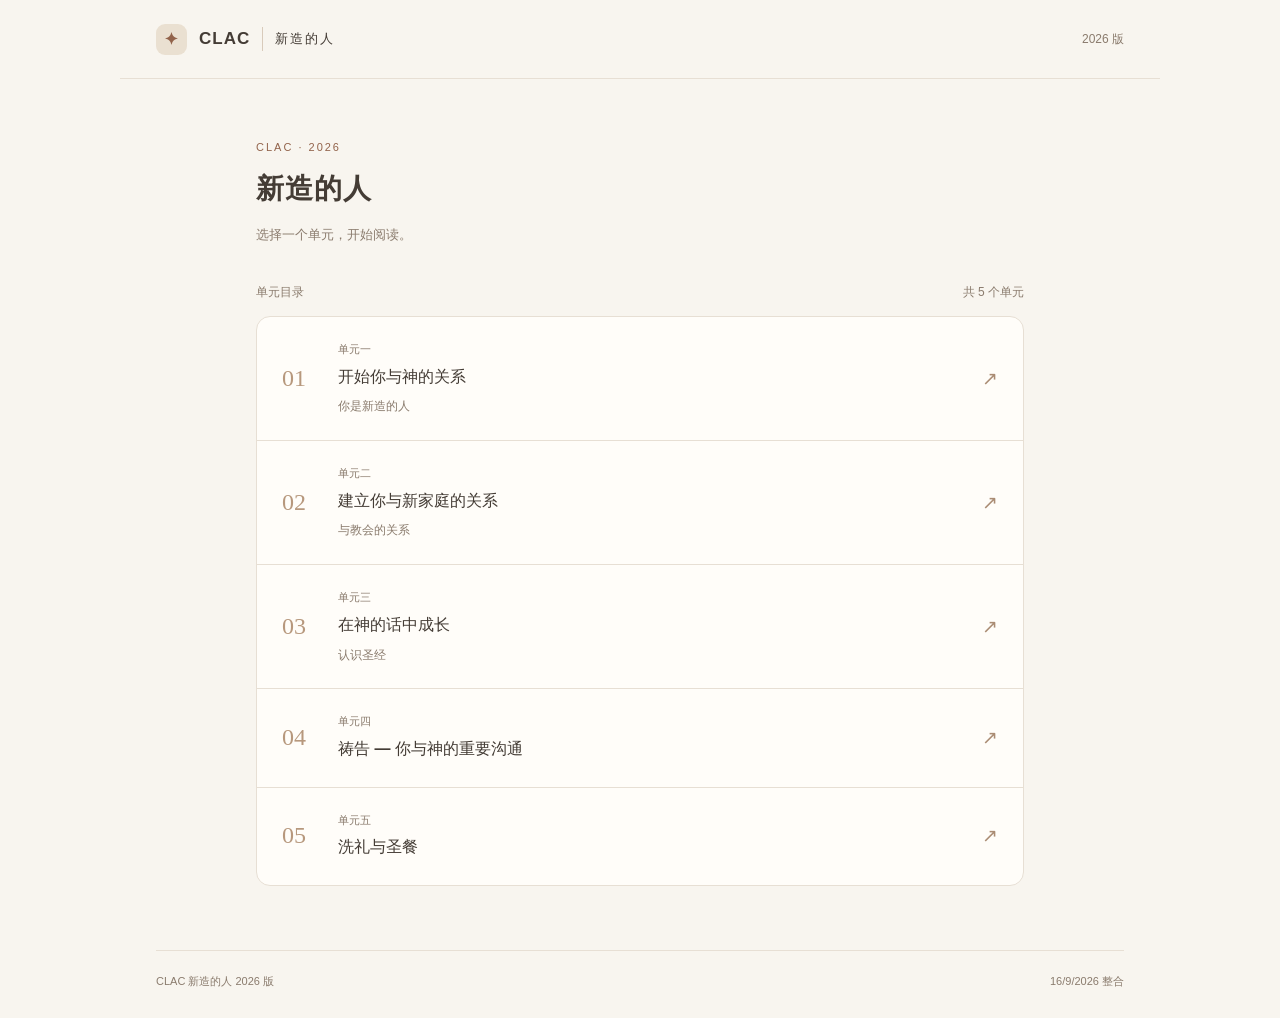
<file: index.html>
<!doctype html>
<html lang="zh-Hans"><head><meta charset="utf-8"><meta name="viewport" content="width=device-width,initial-scale=1"><title>CLAC 新造的人 · 2026版</title><meta name="description" content="CLAC 新造的人 2026 版，五个单元的完整教导与陪伴导读。"><link rel="icon" href="data:image/svg+xml,%3Csvg xmlns='http://www.w3.org/2000/svg' viewBox='0 0 32 32'%3E%3Crect width='32' height='32' rx='8' fill='%238e634c'/%3E%3Cpath d='M7 8q5-2 9 1q4-3 9-1v16q-5-2-9 1q-4-3-9-1zM16 9v16' fill='none' stroke='%23fff5e8' stroke-width='2'/%3E%3C/svg%3E"><link rel="stylesheet" href="style.css"></head>
<body><header><a href="#" class="brand"><span class="mark">✦</span> CLAC <span class="brand-sub">新造的人</span></a><span class="edition">2026 版</span></header><main id="app"></main><footer>CLAC 新造的人 2026 版<span>16/9/2026 整合</span></footer><script src="content.js"></script><script src="app.js?v=20260920"></script></body></html>
</file>
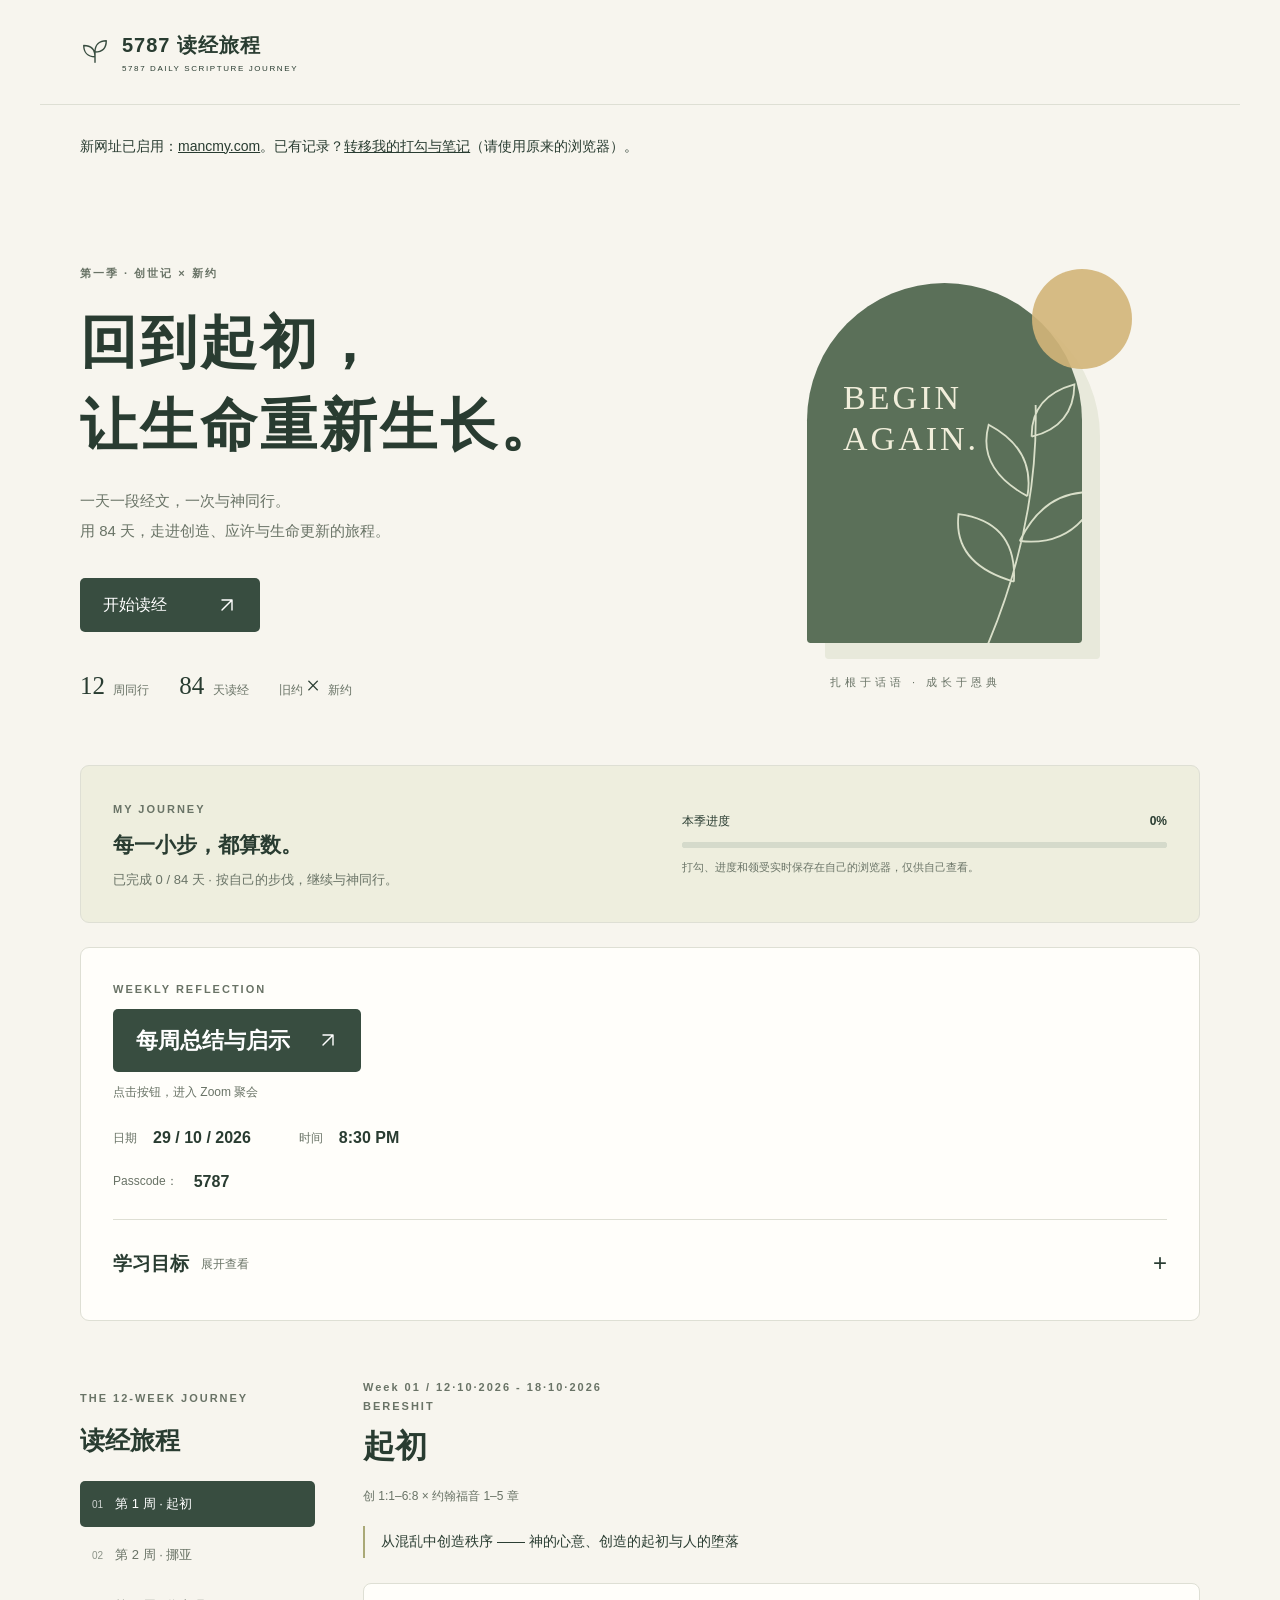
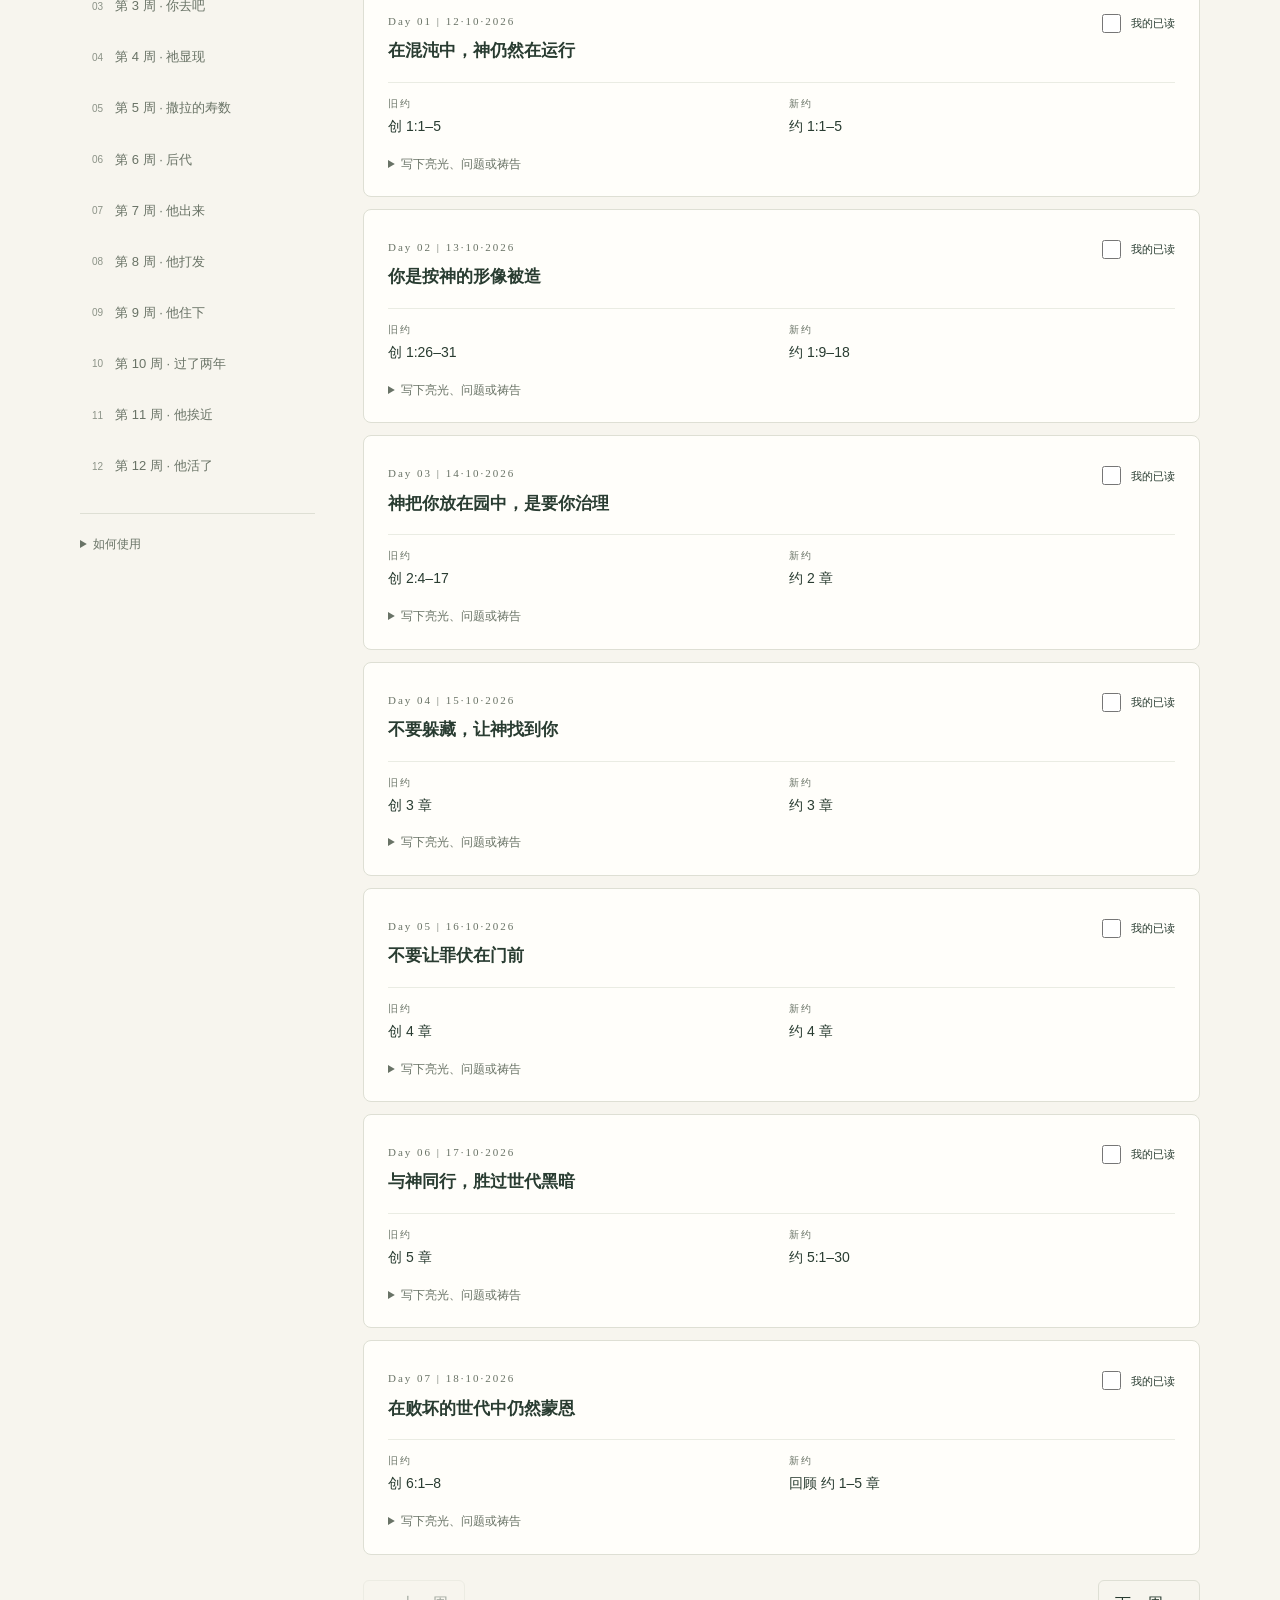
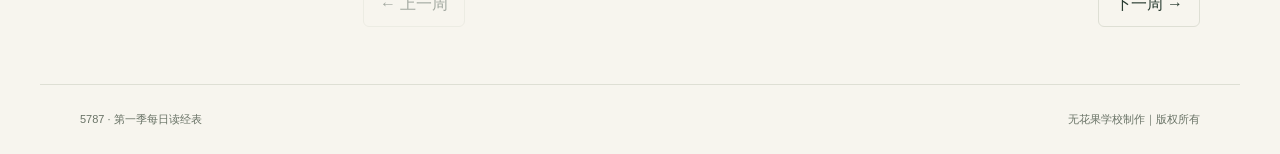
<file: season-1/index.html>
<!doctype html>
<html lang="zh-Hans"><head><meta charset="utf-8"><meta name="viewport" content="width=device-width, initial-scale=1"><meta name="theme-color" content="#384d40"><meta name="description" content="《回到起初》第一季每日读经表：12 周、84 天，创世记 × 新约。每日阅读、记录亮光，一起走在生命更新的路上。"><title>5787 读经旅程｜84 天每日读经</title><link rel="stylesheet" href="style.css?v=20261015-2"><script src="data.js?v=6" defer></script><script src="app.js?v=20261013" defer></script></head>
<body><a class="skip" href="#reading">跳至读经内容</a><header><a class="brand" href="#"><svg class="brand-icon" viewBox="0 0 32 32" width="30" height="30" aria-hidden="true" focusable="false" fill="none" stroke="currentColor" stroke-width="1.5" stroke-linecap="round" stroke-linejoin="round"><path d="M16 27V14M16 21C8 21 4 16 4 9c8 0 12 4 12 12ZM16 16C16 8 21 4 28 4c0 8-4 12-12 12Z"/></svg><span>5787 读经旅程<small>5787 DAILY SCRIPTURE JOURNEY</small></span></a></header>
<main><p style="padding:16px 0;font-size:14px">新网址已启用：<a href="https://mancmy.com" style="text-decoration:underline">mancmy.com</a>。已有记录？<a href="transfer.html" style="text-decoration:underline">转移我的打勾与笔记</a>（请使用原来的浏览器）。</p><section class="hero"><div><p class="eyebrow">第一季 · 创世记 × 新约</p><h1>回到起初，<br>让生命重新生长。</h1><p class="intro">一天一段经文，一次与神同行。<br>用 84 天，走进创造、应许与生命更新的旅程。</p><a class="primary" id="continue" href="#reading">开始读经 <svg class="button-icon" viewBox="0 0 24 24" width="20" height="20" aria-hidden="true" focusable="false" fill="none" stroke="currentColor" stroke-width="1.7" stroke-linecap="round" stroke-linejoin="round"><path d="M6 18 18 6M6 6h12v12"/></svg></a><div class="facts"><span><b>12</b> 周同行</span><span><b>84</b> 天读经</span><span>旧约 <b>×</b> 新约</span></div></div><div class="art" aria-hidden="true"><div class="sun"></div><div class="arch"><span>BEGIN<br>AGAIN.</span><svg viewBox="0 0 260 330"><g fill="none" stroke="#d9dfc9" stroke-width="2"><path d="M123 330 Q155 180 123 45 M140 240 Q70 235 65 180 Q130 175 140 240 M137 195 Q199 189 211 125 Q153 131 137 195 M135 145 Q74 127 77 77 Q133 93 135 145 M126 80 Q169 59 160 14 Q116 37 126 80"/></g></svg></div><p>扎根于话语 · 成长于恩典</p></div></section>
<section class="progressbox" aria-label="我的读经进度"><div><span class="eyebrow">MY JOURNEY</span><h2>每一小步，都算数。</h2><p id="progressText" aria-live="polite"></p></div><div class="progressright"><div class="progresslabel"><span>本季进度</span><strong id="percent"></strong></div><progress id="progress" max="84" value="0">0 / 84</progress><small>打勾、进度和领受实时保存在自己的浏览器，仅供自己查看。</small></div></section>

<section class="weekly-gathering" aria-labelledby="gathering-title">
<p class="eyebrow">WEEKLY REFLECTION</p>
<h2 id="gathering-title"><a class="primary gathering-link" href="https://us02web.zoom.us/j/88693985329?pwd=XFhNkKv1B3Yb7idyA3T412ZDxgCPak.1" target="_blank" rel="noopener noreferrer">每周总结与启示<svg class="button-icon" viewBox="0 0 24 24" width="20" height="20" aria-hidden="true" fill="none" stroke="currentColor" stroke-width="1.7" stroke-linecap="round" stroke-linejoin="round"><path d="M6 18 18 6M6 6h12v12"/></svg></a></h2>
<p class="gathering-hint">点击按钮，进入 Zoom 聚会</p>
<div class="gathering-meta"><p><span>日期</span><time datetime="2026-10-29">29 / 10 / 2026</time></p><p><span>时间</span><time datetime="20:30">8:30 PM</time></p><p style="flex-basis:100%"><span>Passcode：</span><strong>5787</strong></p></div>
<details class="learning-disclosure"><summary><span>学习目标</span><small class="when-closed">展开查看</small><small class="when-open">收起内容</small></summary><div class="learning-intro"><p>我们的每周总结与启示，就像一个层层聚焦的漏斗：<strong>从大方向到中方向，再到小方向，进入实践应用，最后透过个人化的 Q&amp;A 回应疑问。</strong></p></div>
<div class="learning-layout">
<figure class="learning-funnel" aria-label="学习路径：大方向、中方向、小方向、实践应用、个人化 Q&A">
<div class="funnel-tier tier-one">大方向<span>圣经主轴</span></div>
<div class="funnel-tier tier-two">中方向<span>书卷背景</span></div>
<div class="funnel-tier tier-three">小方向<span>深入经文</span></div>
<div class="funnel-tier tier-four">实践应用<span>真理进入生活</span></div>
<div class="funnel-tier tier-five">个人化 Q&amp;A<span>回应疑问</span></div>
<figcaption>从整体看见，到个人回应</figcaption>
</figure>
<div class="learning-steps">
<article><h4>大方向｜掌握整本圣经的主轴</h4><p>先看见圣经整体的信息，聚焦于神的国与祂的救赎心意，让每一次读经都有清楚的方向，不因片段的理解而偏离神要我们关注的核心。</p></article>
<article><h4>中方向｜认识书卷的历史与背景</h4><p>接着，进入不同书卷的历史、写作背景与当时处境，认识作者与读者，理解圣灵如何透过作者传达信息，也看见这卷书在神整体启示中的意义。</p></article>
<article><h4>小方向｜深入经文，领受亮光</h4><p>再如同透过显微镜，仔细观察章节中的关键词、重复字、动词与上下文。在尊重经文原意的基础上，领受圣灵对今天的提醒，让我们对神的话有更深入的认识。</p></article>
<article><h4>实践应用｜让真理进入生活</h4><p>将所领受的带进今天的生命、关系与日常选择中，思想自己可以如何回应神，使读经不只停留在理解，更成为实际的行动与改变。</p></article>
<article><h4>个人化 Q&amp;A｜回应疑问，具体同行</h4><p>最后，针对每个人在读经与实践过程中遇到的疑问进行解答，帮助我们理解经文如何回应自己的处境，让神的话语更具体地照亮个人的生命，引导我们从领受走向实践。</p></article>
</div></div></details></section>
<section class="journey" id="reading"><aside><p class="eyebrow">THE 12-WEEK JOURNEY</p><h2>读经旅程</h2><nav id="weeks" aria-label="选择周次"></nav><details class="instructions"><summary>如何使用</summary><p>每天依表阅读旧约与新约，完成后打勾；笔记可记录亮光、问题或祷告重点。全季共 12 周、84 天，按原表每日实际进度编排。</p><p><strong>阅读 · 领受 · 回应</strong><br>阅读经文，抓住一个领受，再以祷告或行动向神回应。</p><p><strong>留心字句，深入默想</strong><br>多留意经文中的关键词、重复出现的字词和动词，慢慢思想其中的意义。</p><p><strong>联系上下文，领会原意</strong><br>结合前后文阅读，深入理解作者想表达的内容，让经文中的亮光照进生命。</p></details></aside><div class="weekcontent"><div id="weekhead"></div><div id="days"></div><div class="weekpager"><button id="prev" class="quiet">← 上一周</button><button id="next" class="quiet">下一周 →</button></div></div></section></main><footer><span>5787 · 第一季每日读经表</span><span>无花果学校制作｜版权所有</span></footer><p id="status" role="status"></p><noscript>请启用 JavaScript 以查看 12 周读经表。</noscript></body></html>
</file>
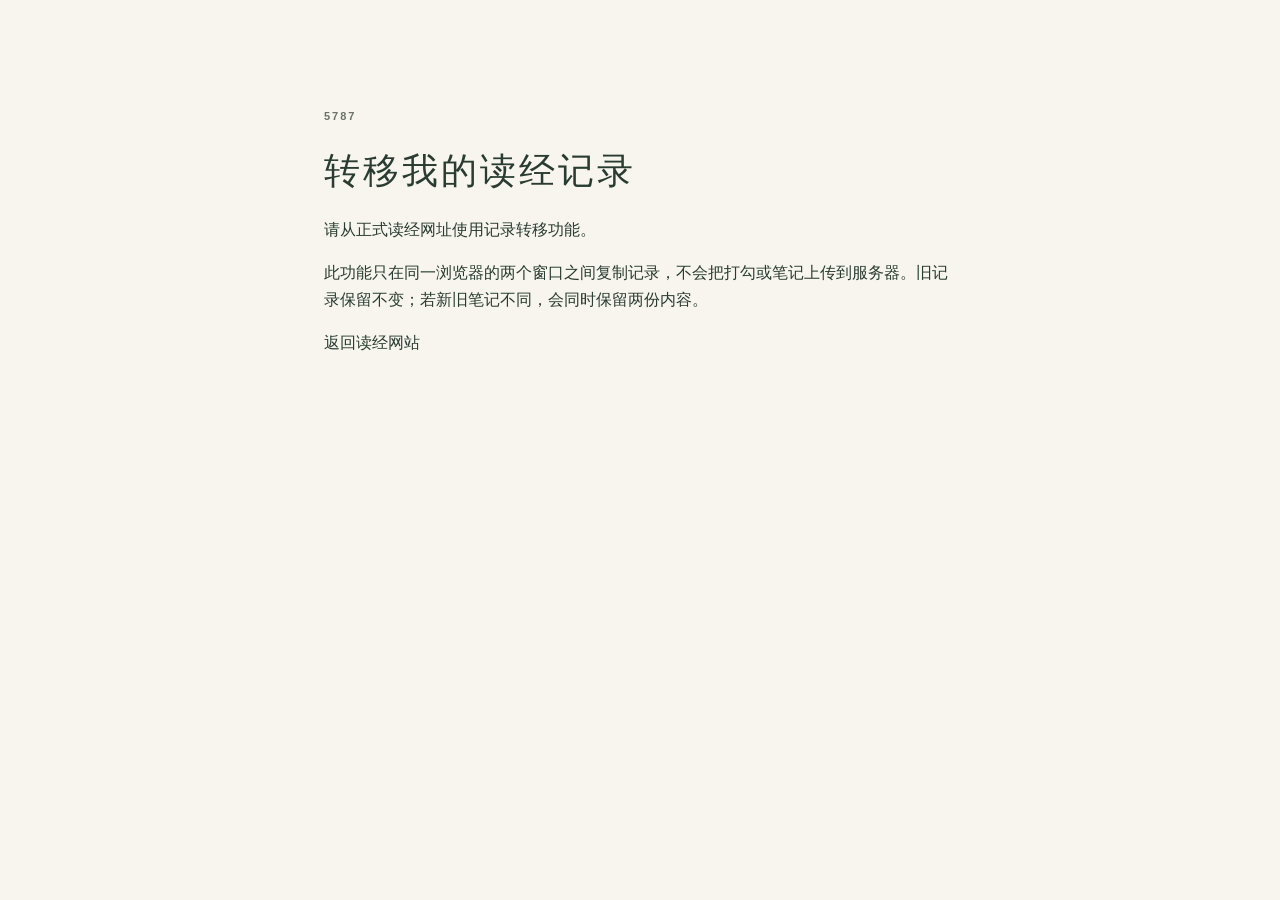
<file: season-1/transfer.html>
<!doctype html>
<html lang="zh-Hans"><head><meta charset="utf-8"><meta name="viewport" content="width=device-width,initial-scale=1"><meta name="referrer" content="no-referrer"><title>转移我的读经记录</title><link rel="stylesheet" href="style.css?v=7"><script src="transfer.js?v=1" defer></script><style>[hidden]{display:none!important}#message a{text-decoration:underline}</style></head>
<body><main style="max-width:680px;margin:8vh auto;padding:24px"><p class="eyebrow">5787</p><h1 style="font-size:36px">转移我的读经记录</h1><p id="message" role="status">请使用原来读经的手机和浏览器打开此页。</p><p>此功能只在同一浏览器的两个窗口之间复制记录，不会把打勾或笔记上传到服务器。旧记录保留不变；若新旧笔记不同，会同时保留两份内容。</p><button id="transfer" class="primary" type="button">转移到 mancmy.com</button><button id="retry" class="quiet" type="button" hidden>重新连接旧网址</button><p><a id="back" href="./">返回读经网站</a></p></main></body></html>
</file>
<file: style.css>
:root{color-scheme:light;--bg:#f8f5ef;--paper:#fffdf9;--ink:#443c35;--muted:#8a7b6d;--accent:#92634b;--line:#e7dfd4}*{box-sizing:border-box}body{margin:0;background:var(--bg);color:var(--ink);font-family:-apple-system,BlinkMacSystemFont,"PingFang SC","Microsoft YaHei",sans-serif;font-size:15px;line-height:1.9}a{color:inherit;text-decoration:none}header{max-width:1040px;margin:auto;padding:23px 36px;display:flex;align-items:center;justify-content:space-between;border-bottom:1px solid var(--line)}.brand{font-size:17px;font-weight:650;letter-spacing:1px;display:flex;gap:12px;align-items:center}.mark{background:#eae0d1;color:var(--accent);width:31px;height:31px;border-radius:9px;text-align:center}.brand-sub{font-size:13px;font-weight:400;letter-spacing:2px;padding-left:12px;border-left:1px solid #d9cbbb}.edition{font-size:12px;color:var(--muted)}main{max-width:840px;margin:auto;padding:48px 36px 64px;min-height:calc(100vh - 170px)}.eyebrow{font-size:11px;letter-spacing:2px;color:var(--accent);margin-bottom:9px}h1{font-size:28px;line-height:1.55;font-weight:600;letter-spacing:1px;margin:0 0 12px}.intro{color:var(--muted);font-size:13px;margin:0 0 34px}.toc-label{display:flex;justify-content:space-between;font-size:12px;color:var(--muted);margin-bottom:12px}.toc{border:1px solid var(--line);border-radius:14px;overflow:hidden;background:var(--paper)}.unit-link{display:flex;align-items:center;gap:22px;padding:22px 25px;border-bottom:1px solid var(--line);transition:background .15s}.unit-link:last-child{border:0}.unit-link:hover{background:#f2ebe0}.unit-link:focus-visible,.back:focus-visible{outline:2px solid var(--accent);outline-offset:-3px}.num{font-family:Georgia,serif;font-size:24px;color:#b7987d;width:34px}.unit-copy{flex:1}.unit-label{font-size:11px;color:var(--muted);margin-bottom:2px}.unit-title{font-size:16px;font-weight:550}.unit-sub{font-size:12px;color:var(--muted);margin-top:3px}.arrow{color:#aa8c74;font-size:19px}.back{font-size:13px;color:var(--accent);display:inline-block;margin-bottom:28px}.reader-head{padding-bottom:24px;border-bottom:1px solid var(--line);margin-bottom:29px}.reader-head h1{font-size:24px}.reader-sub{color:var(--muted);font-size:14px;margin-top:8px}.section-title{font-size:17px;font-weight:600;color:var(--accent);margin:30px 0 20px}.topic{font-size:15px;font-weight:600;margin:25px 0 12px}.point{position:relative;padding-left:17px;margin:10px 0}.point:before{content:'•';position:absolute;left:0;color:#b39172}blockquote{margin:12px 0 12px 17px;padding:11px 17px;border-left:2px solid #ceb49a;background:#f0e9df;border-radius:0 6px 6px 0;font-size:14px;color:#665849}.questions{margin-top:32px;border:1px solid var(--line);background:var(--paper);border-radius:12px;padding:0 24px 20px}.questions .topic{font-weight:400;margin:15px 0}.end{text-align:center;color:var(--muted);font-size:13px;margin-top:30px}.reader-bottom{border-top:1px solid var(--line);margin-top:36px;padding-top:22px}.reader-bottom .back{margin:0}footer{max-width:968px;margin:auto;border-top:1px solid var(--line);padding:20px 0 26px;font-size:11px;color:var(--muted);display:flex;justify-content:space-between}@media(min-width:900px){body:has(.toc) main{padding-top:58px}}@media(max-width:600px){header{padding:18px 22px}.brand{gap:8px}.brand-sub{padding-left:8px}main{padding:32px 22px 45px}h1{font-size:24px}.unit-link{padding:19px 16px;gap:14px}.unit-title{font-size:15px}.num{font-size:22px;width:28px}.reader-head h1{font-size:22px}.questions{padding:0 17px 15px}footer{margin:0 22px;font-size:10px}body{font-size:14px}blockquote{margin-left:10px;padding:10px 13px}}
</file>
<file: season-1/style.css>
:root{--bg:#f7f5ee;--ink:#293c31;--muted:#697366;--line:#dedfd4;--green:#384d40;--cream:#eeeede}*{box-sizing:border-box}html{scroll-behavior:smooth;scroll-padding-top:25px}body{margin:0;background:var(--bg);color:var(--ink);font-family:"Microsoft JhengHei","PingFang TC",sans-serif;line-height:1.7}button,a,input,textarea{-webkit-tap-highlight-color:transparent}button,a{touch-action:manipulation}button{cursor:pointer;font:inherit}a{color:inherit;text-decoration:none}button:focus-visible,a:focus-visible,summary:focus-visible,textarea:focus-visible{outline:3px solid #ae7c3d;outline-offset:4px}header,main,footer{max-width:1200px;margin:auto}header{display:flex;justify-content:space-between;align-items:center;padding:28px 40px;border-bottom:1px solid var(--line)}.brand{display:flex;gap:12px;align-items:center;font-size:30px}.brand span{font-size:20px;letter-spacing:3px}.brand small{display:block;font-size:8px;letter-spacing:2px}.quiet{border:1px solid var(--line);background:transparent;color:var(--ink);border-radius:6px;padding:9px 16px}.quiet:hover{background:var(--cream)}main{padding:0 40px}.hero{display:grid;grid-template-columns:1.4fr 1fr;gap:50px;align-items:center;padding:65px 0 58px}.eyebrow{font-size:11px;letter-spacing:2px;font-weight:700;color:var(--muted)}h1{font-family:Georgia,"Noto Serif TC","PMingLiU",serif;font-size:clamp(34px,4.5vw,57px);font-weight:500;line-height:1.45;letter-spacing:3px;margin:19px 0}.intro{font-size:15px;color:var(--muted);line-height:2}.primary{display:inline-flex;align-items:center;gap:50px;background:var(--green);color:#fff;padding:13px 23px;border-radius:5px;margin-top:17px}.facts{display:flex;gap:30px;margin-top:33px;color:var(--muted);font-size:12px}.facts b{font-family:Georgia,serif;font-size:25px;font-weight:400;color:var(--ink);padding-right:5px}.art{position:relative;max-width:340px;width:100%;justify-self:center;padding-top:14px}.arch{height:360px;width:275px;background:#5b7059;border-radius:150px 150px 4px 4px;position:relative;overflow:hidden;box-shadow:18px 16px 0 #e8e9db}.arch span{position:absolute;left:36px;top:95px;font-family:Georgia,serif;font-size:34px;color:#f1eedb;line-height:1.2;letter-spacing:3px;z-index:1}.arch svg{height:300px;position:absolute;right:-55px;bottom:-20px;transform:rotate(12deg)}.sun{position:absolute;right:15px;top:0;width:100px;height:100px;background:#d3b579;border-radius:50%;z-index:1;opacity:.9}.art p{font-size:11px;letter-spacing:4px;margin:30px 0 0 23px;color:var(--muted)}.progressbox{padding:28px 32px;background:var(--cream);border:1px solid var(--line);border-radius:9px;display:flex;align-items:center;justify-content:space-between;gap:30px}.progressbox h2{font-size:21px;font-weight:500;margin:6px 0}.progressbox p{font-size:13px;color:var(--muted);margin:3px 0}.progressright{width:46%}.progresslabel{display:flex;justify-content:space-between;font-size:12px}.progressright small{display:block;font-size:11px;color:var(--muted);margin-top:10px}progress{appearance:none;width:100%;height:6px;display:block;border:0;border-radius:5px;margin:10px 0;background:#d5dacb}progress::-webkit-progress-bar{background:#d5dacb;border-radius:5px}progress::-webkit-progress-value{background:var(--green);border-radius:5px}progress::-moz-progress-bar{background:var(--green)}.journey{display:grid;grid-template-columns:235px 1fr;gap:48px;padding:57px 0}.journey aside h2{font-size:25px;font-weight:500;margin:8px 0 20px}nav{display:grid;gap:5px}nav button{border:0;text-align:left;background:transparent;padding:12px;border-radius:5px;color:var(--muted);display:flex;gap:12px;align-items:center;font-size:13px}nav button small{font-size:10px;opacity:.75}nav button.active{background:var(--green);color:white}nav button:hover:not(.active){background:var(--cream)}.instructions{font-size:12px;margin-top:24px;border-top:1px solid var(--line);padding-top:20px;color:var(--muted)}summary{cursor:pointer}#weekhead .eyebrow{margin:0}#weekhead h2{font-family:Georgia,"PMingLiU",serif;font-size:32px;font-weight:500;margin:4px 0}#weekhead .range{font-size:12px;color:var(--muted)}.core{border-left:2px solid #aaa977;padding:4px 0 4px 16px;margin:20px 0 25px;font-size:14px}.day{background:#fffefa;border:1px solid var(--line);border-radius:8px;margin:12px 0;padding:22px 24px}.day.done{background:#eff2e9}.daytop{display:flex;align-items:flex-start;justify-content:space-between;gap:15px}.daytop h3{font-size:17px;font-weight:500;margin:4px 0 16px}.daynum{font:11px Georgia,serif;color:var(--muted);letter-spacing:2px}.check{display:flex;align-items:center;gap:7px;font-size:11px;white-space:nowrap;padding-top:5px;cursor:pointer}.check input{accent-color:var(--green);width:19px;height:19px;cursor:pointer}.refs{display:grid;grid-template-columns:1fr 1fr;gap:15px;border-top:1px solid #eaece3;padding-top:12px}.refs span{display:block;font-size:10px;color:var(--muted);letter-spacing:2px}.refs p{margin:3px 0;font-size:14px}.day details{margin-top:12px;color:var(--muted);font-size:12px}.day textarea{width:100%;min-height:95px;background:var(--bg);border:1px solid var(--line);padding:12px;font:inherit;border-radius:5px;resize:vertical;margin-top:12px;color:var(--ink)}.weekpager{display:flex;justify-content:space-between;margin-top:25px}button:disabled{opacity:.4;cursor:default}footer{border-top:1px solid var(--line);padding:25px 40px;display:flex;justify-content:space-between;gap:15px;font-size:11px;color:var(--muted)}#status{position:fixed;bottom:20px;left:50%;transform:translateX(-50%);background:var(--green);color:white;border-radius:6px;font-size:13px;max-width:90%;padding:0;z-index:5}#status:not(:empty){padding:12px 20px}.skip{position:fixed;top:-80px;left:10px;background:white;padding:12px;z-index:8}.skip:focus{top:10px}@media(max-width:750px){header{padding:20px}.brand span{font-size:16px}header .quiet{font-size:12px}main{padding:0 20px}.hero{padding:35px 0;gap:18px;grid-template-columns:1fr}.hero h1{font-size:clamp(29px,8vw,39px)}.art{display:none}.facts{gap:25px}.progressbox{padding:23px;display:block}.progressright{width:100%;margin-top:20px}.journey{grid-template-columns:1fr;gap:25px;padding-top:30px}nav{display:flex;overflow-x:auto;padding-bottom:8px}nav button{flex-shrink:0;min-height:48px}nav button small{display:none}.journey aside h2{font-size:22px;margin-bottom:12px}.instructions{margin-top:10px;padding-top:12px}#weekhead h2{font-size:29px}.day{padding:18px 16px}.daytop h3{font-size:16px}.check{font-size:10px}.refs{gap:10px}footer{padding:20px;display:block}footer span{display:block}.progressbox h2{font-size:20px}}@media(prefers-reduced-motion:reduce){html{scroll-behavior:auto}}
.journey>*,.weekcontent,.daytop>div{min-width:0}.daytop h3{overflow-wrap:anywhere}

.brand span{letter-spacing:1px}.brand small{letter-spacing:1.6px}.completion{display:flex;flex-direction:column;align-items:flex-end;gap:5px;flex-shrink:0}.instructions strong{color:var(--ink)}@media(max-width:750px){.brand span{font-size:17px}.brand small{font-size:8px}.daytop{gap:10px}.completion{max-width:110px}}

.brand span,.hero h1,.progressbox h2,.journey aside h2,#weekhead h2,.daytop h3{font-weight:700}.brand small{font-weight:500}

.brand-icon{display:block;flex:0 0 30px;color:var(--green)}.button-icon{display:block;flex:0 0 20px}@media(max-width:750px){.brand-icon{width:26px;height:26px;flex-basis:26px}}

/* Weekly gathering */
.weekly-gathering{margin-top:24px;padding:32px;border:1px solid var(--line);border-radius:9px;background:#fffefa}
.weekly-gathering>.eyebrow{margin:0 0 10px}.weekly-gathering h2{margin:0;font-size:22px}.gathering-link{margin:0;gap:28px;font-weight:700;max-width:100%}.gathering-link:hover{background:#293c31}.gathering-hint{font-size:12px;color:var(--muted);margin:10px 0 22px}
.gathering-meta{display:flex;flex-wrap:wrap;gap:16px 48px;padding-bottom:24px;border-bottom:1px solid var(--line)}.gathering-meta p{margin:0;display:flex;gap:16px;align-items:center}.gathering-meta span{font-size:12px;color:var(--muted)}.gathering-meta time{font-size:16px;font-weight:700;font-variant-numeric:tabular-nums}
.learning-intro{margin:25px 0}.learning-intro h3{font-size:19px;margin:0 0 10px}.learning-intro p{font-size:14px;color:var(--muted);margin:0;line-height:1.9}.learning-intro strong{color:var(--ink)}
.learning-layout{display:grid;grid-template-columns:minmax(240px,.9fr) minmax(0,1.4fr);gap:40px;align-items:start}
.learning-funnel{margin:0;padding:24px 0;text-align:center}.funnel-tier{margin:0 auto 7px;padding:17px 12px 21px;clip-path:polygon(0 0,100% 0,92% 100%,8% 100%);font-size:16px;font-weight:700;line-height:1.5}.funnel-tier span{display:block;font-size:11px;font-weight:400;margin-top:4px;letter-spacing:1px}.tier-one{width:100%;background:#e8e9db}.tier-two{width:84%;background:#d5ddc9}.tier-three{width:70%;background:#b9c8ae}.tier-four{width:58%;background:#5b7059;color:#fffefa}.tier-five{width:48%;min-width:140px;background:var(--green);color:#fffefa;clip-path:polygon(0 0,100% 0,90% 100%,10% 100%)}.learning-funnel figcaption{font-size:11px;letter-spacing:2px;color:var(--muted);margin-top:18px}
.learning-steps article{padding:18px 0;border-bottom:1px solid var(--line)}.learning-steps article:first-child{padding-top:0}.learning-steps article:last-child{border-bottom:0;padding-bottom:0}.learning-steps h4{font-size:16px;margin:0 0 7px}.learning-steps p{font-size:14px;line-height:1.9;color:var(--muted);margin:0}
@media(max-width:750px){.weekly-gathering{padding:23px 20px}.weekly-gathering h2{font-size:19px}.gathering-link{padding:13px 17px;gap:18px}.learning-layout{grid-template-columns:1fr;gap:24px}.learning-funnel{width:100%;max-width:360px;justify-self:center;padding:0}.gathering-meta{gap:12px 24px}.gathering-meta time{font-size:15px}.learning-steps h4{font-size:15px}}

.learning-disclosure{margin-top:20px}.learning-disclosure>summary{display:flex;align-items:center;gap:12px;min-height:48px;font-size:19px;font-weight:700;list-style:none}.learning-disclosure>summary::-webkit-details-marker{display:none}.learning-disclosure>summary:after{content:"+";margin-left:auto;font-size:24px;font-weight:400}.learning-disclosure[open]>summary:after{content:"−"}.learning-disclosure>summary small{font-size:12px;font-weight:400;color:var(--muted)}.learning-disclosure .when-open{display:none}.learning-disclosure[open] .when-open{display:inline}.learning-disclosure[open] .when-closed{display:none}.learning-disclosure .learning-intro{margin-top:12px}
</file>
